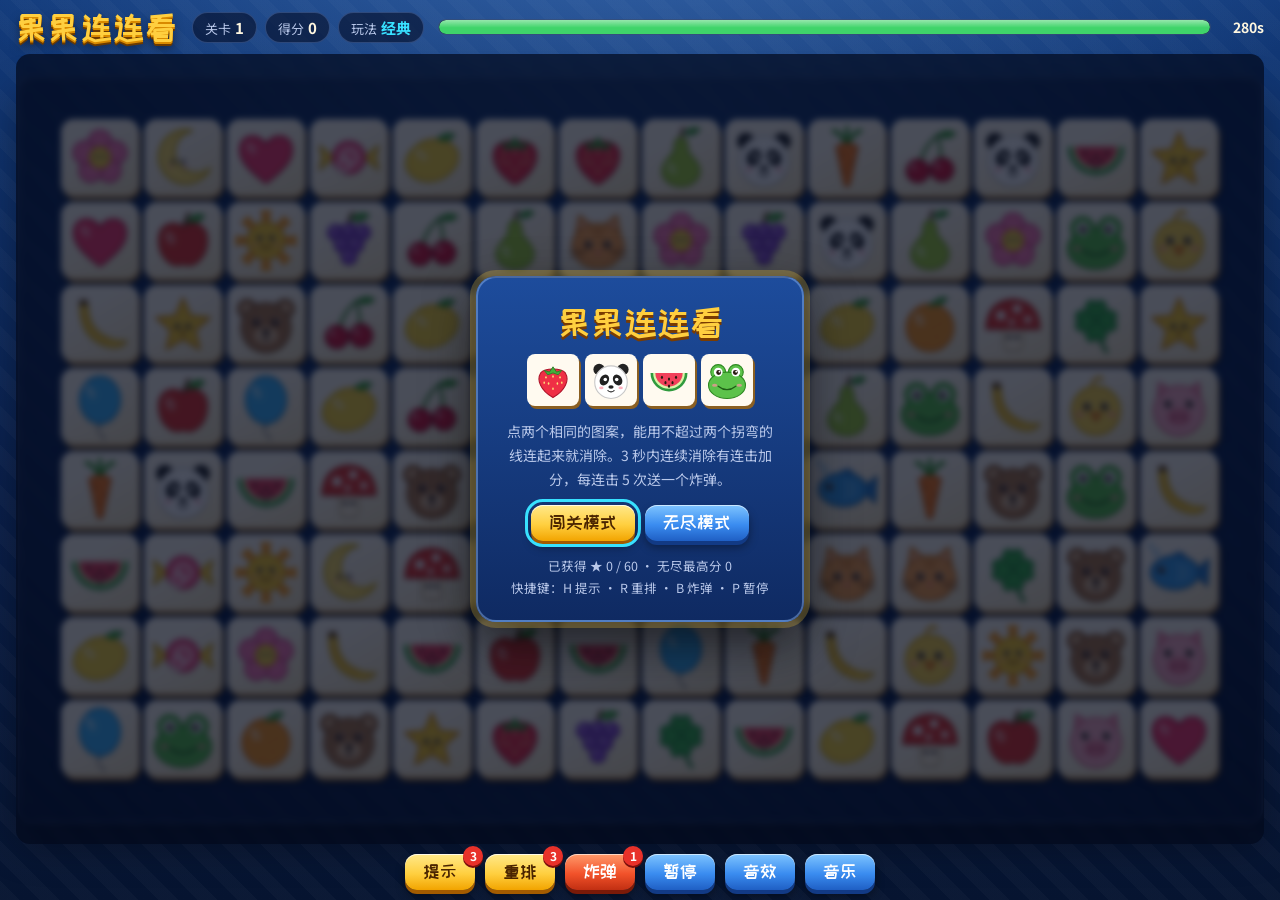
<file: index.html>
<!doctype html>
<html lang="zh-CN">
<head>
  <meta charset="utf-8">
  <meta name="viewport" content="width=device-width, initial-scale=1, viewport-fit=cover">
  <title>果果连连看</title>
  <meta name="theme-color" content="#0a1f4a">
  <meta name="mobile-web-app-capable" content="yes">
  <link rel="manifest" href="manifest.webmanifest">
  <link rel="icon" href="assets/tiles/strawberry.svg" type="image/svg+xml">
  <link rel="apple-touch-icon" href="assets/icons/apple-touch-icon.png">
  <!-- 字体在后台加载，不挡住页面显示；连不上 Google 时用系统字体 -->
  <link rel="stylesheet" href="https://fonts.googleapis.com/css2?family=ZCOOL+KuaiLe&family=Noto+Sans+SC:wght@400;700&display=swap" media="print" onload="this.media='all'">
  <link rel="stylesheet" href="css/style.css">
</head>
<body>
  <div class="app">
    <header>
      <h1>果果连连看</h1>
      <div class="stats">
        <span class="chip"><span id="lvLabel">关卡</span><b id="lv">1</b></span>
        <span class="chip">得分<b id="sc">0</b></span>
        <span class="chip mode">玩法<b id="md">经典</b></span>
      </div>
      <div class="timebar" id="tb">
        <div class="track"><div class="fill" id="tf"></div></div>
        <span class="t" id="tt">0</span>
      </div>
    </header>

    <div class="wrap" id="wrap">
      <div class="board" id="board"></div>
      <div class="overlay" id="ov"></div>
    </div>

    <div class="controls">
      <button class="btn" id="bHint">提示<span class="badge" id="nHint">3</span></button>
      <button class="btn" id="bShuf">重排<span class="badge" id="nShuf">3</span></button>
      <button class="btn bomb" id="bBomb">炸弹<span class="badge" id="nBomb">1</span></button>
      <button class="btn blue" id="bPause">暂停</button>
      <button class="btn blue" id="bSfx">音效</button>
      <button class="btn blue" id="bMus">音乐</button>
    </div>
  </div>

  <!-- 普通脚本（非 module），保证双击 file:// 打开也能运行 -->
  <script src="js/assets.js"></script>
  <script src="js/audio.js"></script>
  <script src="js/game.js"></script>
  <script>
    // 离线缓存只在 http(s) 下可用；双击 file:// 打开时跳过
    if ('serviceWorker' in navigator && location.protocol.startsWith('http')) {
      addEventListener('load', () => navigator.serviceWorker.register('sw.js').catch(() => {}));
    }
  </script>
</body>
</html>
</file>
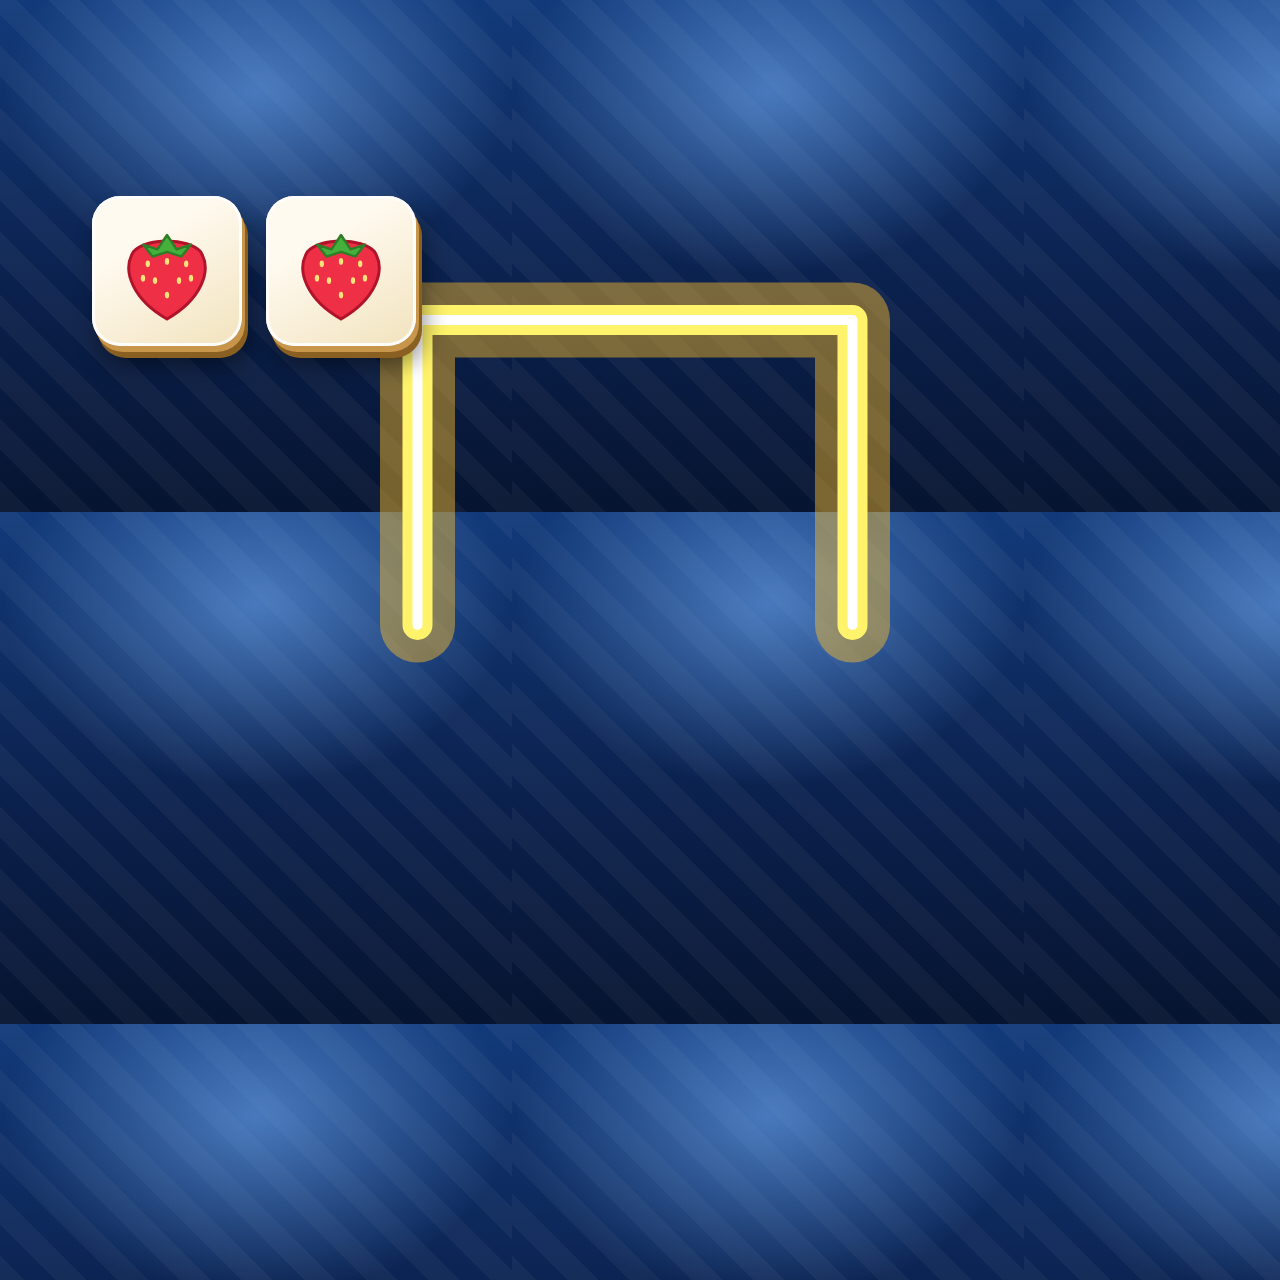
<file: tools/icon.html>
<!doctype html>
<!-- 应用图标模板：tools/gen_icons.py 用无头 Edge 把它截成 512×512，再缩出其它尺寸。
     内容都在中间 60% 以内，满足安卓 maskable 图标的安全区。 -->
<html><head><meta charset="utf-8"><style>
html,body{margin:0;width:512px;height:512px;overflow:hidden}
body{background:
  radial-gradient(360px 260px at 50% 18%, rgba(120,180,255,.55), transparent 70%),
  repeating-linear-gradient(45deg, rgba(255,255,255,.04) 0 22px, transparent 22px 44px),
  linear-gradient(180deg,#123a7a,#0a1f4a 60%,#061430)}
.t{position:absolute;top:196px;width:150px;height:150px;border-radius:28px;display:grid;place-items:center;
  background:linear-gradient(150deg,#fffaf0 30%,#f2e3bd);
  box-shadow:inset 0 0 0 3px rgba(255,255,255,.9),3px 6px 0 #c8964a,6px 12px 0 #8a5f22,8px 18px 24px rgba(0,0,0,.45)}
.t img{width:80%;height:80%}
.a{left:92px}.b{left:266px}
svg{position:absolute;inset:0}
</style></head><body>
<!-- 连线画在方块下面，两端藏在方块里 -->
<svg viewBox="0 0 512 512">
<polyline points="167,250 167,128 341,128 341,250" fill="none" stroke="rgba(255,190,40,.45)" stroke-width="30" stroke-linecap="round" stroke-linejoin="round"/>
<polyline points="167,250 167,128 341,128 341,250" fill="none" stroke="#fff36b" stroke-width="12" stroke-linecap="round" stroke-linejoin="round"/>
<polyline points="167,250 167,128 341,128 341,250" fill="none" stroke="#fff" stroke-width="4" stroke-linecap="round" stroke-linejoin="round"/></svg>
<div class="t a"><img src="../assets/tiles/strawberry.svg"></div>
<div class="t b"><img src="../assets/tiles/strawberry.svg"></div>
</body></html>
</file>
<file: css/style.css>
/* 果果连连看 — 深夜蓝街机风格，单一主题 */
:root{
  --sky-1:#123a7a; --sky-2:#0a1f4a; --sky-3:#061430;
  --gold:#ffcf3f; --gold-deep:#d98a00;
  --ink:#fff7e0; --ink-dim:#b9c8ea;
  --tile-face:#fffaf0; --tile-face-2:#f2e3bd; --tile-edge:#c8964a; --tile-side:#8a5f22;
  --select:#ff7a1a; --hint:#38e1ff; --line:#fff36b;
  --panel:rgba(5,16,42,.62); --panel-line:rgba(140,180,255,.25);
  --f-display:"ZCOOL KuaiLe","Noto Sans SC","PingFang SC","Microsoft YaHei",sans-serif;
  --f-body:"Noto Sans SC","PingFang SC","Microsoft YaHei",system-ui,sans-serif;
  color-scheme:dark;
}
html,body{height:100%;margin:0}
body{background:var(--sky-3);color:var(--ink);font-family:var(--f-body);font-size:14px;overflow:hidden;
  -webkit-user-select:none;user-select:none;-webkit-tap-highlight-color:transparent}
.app{height:100%;display:flex;flex-direction:column;gap:10px;box-sizing:border-box;
  padding-block:max(10px,env(safe-area-inset-top,0px)) max(10px,env(safe-area-inset-bottom,0px));
  padding-left:max(16px,env(safe-area-inset-left,0px));padding-right:max(16px,env(safe-area-inset-right,0px));
  background:
    radial-gradient(1200px 500px at 50% -10%, rgba(120,180,255,.35), transparent 60%),
    repeating-linear-gradient(45deg, rgba(255,255,255,.025) 0 14px, transparent 14px 28px),
    linear-gradient(180deg,var(--sky-1),var(--sky-2) 55%,var(--sky-3))}
[hidden]{display:none!important}

header{display:flex;align-items:center;gap:14px;flex-wrap:wrap}
h1{margin:0;font-family:var(--f-display);font-weight:400;font-size:clamp(22px,3.4vw,34px);line-height:1;
  color:var(--gold);letter-spacing:.04em;
  text-shadow:0 2px 0 var(--gold-deep),0 4px 0 #6b3a00,0 6px 10px rgba(0,0,0,.5)}
.stats{display:flex;gap:8px;flex-wrap:wrap}
.chip{background:var(--panel);border:1px solid var(--panel-line);border-radius:999px;padding:4px 12px;
  font-size:13px;color:var(--ink-dim);white-space:nowrap}
.chip b{color:var(--ink);font-variant-numeric:tabular-nums;font-size:15px;margin-left:4px}
.chip.mode b{color:var(--hint)}
.timebar{flex:1 1 220px;min-width:160px;display:flex;align-items:center;gap:8px}
.timebar .track{flex:1;height:14px;border-radius:8px;background:rgba(0,0,0,.45);border:1px solid var(--panel-line);overflow:hidden;
  box-shadow:inset 0 2px 4px rgba(0,0,0,.6)}
.timebar .fill{height:100%;width:100%;border-radius:8px;transform-origin:left;
  background:linear-gradient(180deg,rgba(255,255,255,.45),transparent 55%),var(--tfill,#3fd46a)}
.timebar .t{font-variant-numeric:tabular-nums;font-weight:700;min-width:3.2em;text-align:right}
.timebar.low .t{color:#ff6b5a;animation:blink .5s steps(2) infinite}
@keyframes blink{50%{opacity:.35}}

.wrap{flex:1;min-height:0;position:relative;display:grid;place-items:center}
.board{position:relative;border-radius:14px;
  background:radial-gradient(ellipse at center, rgba(40,90,180,.35), rgba(5,20,55,.5));
  box-shadow:inset 0 0 0 2px rgba(150,190,255,.18), 0 20px 40px rgba(0,0,0,.35)}

.tile{position:absolute;box-sizing:border-box;display:grid;place-items:center;cursor:pointer;
  width:calc(var(--cell) - 5px);height:calc(var(--cell) - 6px);
  border-radius:calc(var(--cell) * .16);
  background:linear-gradient(150deg,var(--tile-face) 30%,var(--tile-face-2));
  box-shadow:inset 0 0 0 1px rgba(255,255,255,.9), inset 0 -3px 0 rgba(160,110,40,.18),
    1px 2px 0 var(--tile-edge), 2px 4px 0 var(--tile-side), 3px 6px 8px rgba(0,0,0,.4);
  transition:left .28s cubic-bezier(.3,1.4,.6,1), top .28s cubic-bezier(.3,1.4,.6,1), transform .12s, box-shadow .12s, filter .12s}
.tile img{width:86%;height:86%;pointer-events:none;-webkit-user-drag:none;filter:drop-shadow(0 1px 0 rgba(0,0,0,.12))}
@media (hover:hover){.tile:hover{filter:brightness(1.06)}}
.tile.sel{transform:translateY(-3px) scale(1.04);
  background:linear-gradient(150deg,#fff4d0,#ffc96a);
  box-shadow:0 0 0 3px var(--select),0 0 16px 4px rgba(255,122,26,.7),2px 5px 0 var(--tile-side),3px 8px 12px rgba(0,0,0,.45)}
.tile.hint{animation:hintpulse .6s ease-in-out infinite alternate}
@keyframes hintpulse{to{box-shadow:0 0 0 3px var(--hint),0 0 18px 6px rgba(56,225,255,.7),2px 4px 0 var(--tile-side)}}
.tile.pop{pointer-events:none;animation:pop .32s ease-in forwards}
@keyframes pop{0%{transform:scale(1.1);filter:brightness(1.6)}60%{transform:scale(1.25);opacity:1}100%{transform:scale(.2) rotate(25deg);opacity:0}}
.tile.shake{animation:shake .25s}
@keyframes shake{25%{transform:translateX(-3px)}75%{transform:translateX(3px)}}

svg.lines{position:absolute;inset:0;pointer-events:none;overflow:visible;width:100%;height:100%}
svg.lines polyline{fill:none;stroke-linecap:round;stroke-linejoin:round}
.float{position:absolute;pointer-events:none;font-family:var(--f-display);color:var(--gold);font-size:22px;white-space:nowrap;
  text-shadow:0 2px 0 #7a3c00,0 0 8px rgba(0,0,0,.6);animation:floatup .9s ease-out forwards;transform:translate(-50%,-50%)}
@keyframes floatup{to{transform:translate(-50%,-160%);opacity:0}}
.spark{position:absolute;width:6px;height:6px;border-radius:50%;pointer-events:none;background:var(--spark,var(--line));
  box-shadow:0 0 8px var(--spark,var(--line));animation:spark .5s ease-out forwards}
@keyframes spark{to{transform:translate(var(--dx),var(--dy)) scale(.2);opacity:0}}

.controls{display:flex;gap:10px;justify-content:center;flex-wrap:wrap}
.btn{font-family:var(--f-display);font-size:18px;color:#4a2400;border:0;cursor:pointer;position:relative;
  padding:8px 18px 10px;border-radius:12px;
  background:linear-gradient(180deg,#ffe98a,var(--gold) 55%,#f2a400);
  box-shadow:inset 0 1px 0 rgba(255,255,255,.8),0 4px 0 #a35b00,0 6px 10px rgba(0,0,0,.4);transition:transform .08s,box-shadow .08s}
.btn:active{transform:translateY(3px);box-shadow:inset 0 1px 0 rgba(255,255,255,.8),0 1px 0 #a35b00,0 2px 4px rgba(0,0,0,.4)}
.btn.blue{color:#fff;background:linear-gradient(180deg,#7ec4ff,#3a8cf0 55%,#1f5fc4);
  box-shadow:inset 0 1px 0 rgba(255,255,255,.6),0 4px 0 #123a85,0 6px 10px rgba(0,0,0,.4)}
.btn.blue:active{box-shadow:inset 0 1px 0 rgba(255,255,255,.6),0 1px 0 #123a85}
.btn.off{filter:grayscale(.85) brightness(.8)}
.btn:disabled{filter:grayscale(1) brightness(.7);cursor:not-allowed}
.btn:focus-visible,.tile:focus-visible{outline:3px solid var(--hint);outline-offset:3px}
.badge{position:absolute;top:-8px;right:-8px;min-width:20px;height:20px;border-radius:10px;background:#e8312a;color:#fff;
  font:700 12px/20px var(--f-body);text-align:center;box-shadow:0 2px 0 #7a0f0b}

.overlay{position:absolute;inset:0;display:grid;place-items:center;background:rgba(3,10,30,.72);backdrop-filter:blur(3px);z-index:10;border-radius:14px}
.card{text-align:center;max-width:min(92%,420px);padding:26px 26px 22px;border-radius:20px;box-sizing:border-box;
  background:linear-gradient(180deg,#1d4c9c,#0f2a62);border:2px solid rgba(160,200,255,.4);
  box-shadow:0 0 0 6px rgba(255,207,63,.25),0 20px 50px rgba(0,0,0,.6);display:grid;gap:14px;justify-items:center}
.card h2{margin:0;font-family:var(--f-display);font-weight:400;font-size:36px;color:var(--gold);text-shadow:0 3px 0 #7a3c00}
.card p{margin:0;color:var(--ink-dim);line-height:1.7;font-size:14px;max-width:34ch}
.card .big{font-family:var(--f-display);font-size:28px;color:var(--ink)}
.demo{display:flex;gap:6px}
.demo img{width:44px;height:44px;background:var(--tile-face);border-radius:8px;padding:4px;box-shadow:2px 3px 0 var(--tile-side)}

/* ---- 开局落下 ---- */
.tile.enter{animation:enter .42s cubic-bezier(.3,1.5,.6,1) backwards;animation-delay:var(--d,0ms)}
@keyframes enter{from{transform:translateY(calc(var(--cell) * -1.2)) scale(.5);opacity:0}}

/* ---- 冰冻方块 ---- */
.tile.ice img{filter:saturate(.45) brightness(1.08)}
.tile.ice::after{content:"";position:absolute;inset:0;border-radius:inherit;pointer-events:none;
  background:
    linear-gradient(125deg,transparent 30%,rgba(255,255,255,.85) 31%,transparent 34%),
    linear-gradient(35deg,transparent 58%,rgba(255,255,255,.6) 59%,transparent 62%),
    linear-gradient(160deg,rgba(215,245,255,.78),rgba(110,190,255,.5) 55%,rgba(220,250,255,.72));
  box-shadow:inset 0 0 0 2px rgba(255,255,255,.95),inset 0 0 14px rgba(70,160,255,.85)}
.tile.ice{cursor:not-allowed}
.tile.thaw::after{animation:thaw .38s ease-out forwards}
@keyframes thaw{40%{transform:scale(1.12);opacity:1}to{transform:scale(1.35);opacity:0}}

/* ---- 连击、震屏 ---- */
.combo-banner{position:absolute;left:50%;top:42%;z-index:5;pointer-events:none;white-space:nowrap;
  font-family:var(--f-display);font-size:clamp(28px,6vw,48px);color:#fff;
  text-shadow:0 3px 0 #b3361a,0 0 18px rgba(255,120,40,.9);
  transform:translate(-50%,-50%);animation:combo .9s cubic-bezier(.2,1.6,.5,1) forwards}
.combo-banner b{color:var(--gold);margin-left:.15em;font-weight:400}
@keyframes combo{0%{transform:translate(-50%,-50%) scale(.3);opacity:0}25%{transform:translate(-50%,-50%) scale(1.15);opacity:1}
  70%{transform:translate(-50%,-50%) scale(1);opacity:1}100%{transform:translate(-50%,-90%) scale(.95);opacity:0}}
.board.bump{animation:bump .3s}
@keyframes bump{20%{transform:translate(-4px,2px)}40%{transform:translate(4px,-2px)}60%{transform:translate(-2px,1px)}80%{transform:translate(2px,0)}}

/* ---- 过关彩纸 ---- */
.confetti{position:absolute;inset:0;pointer-events:none;overflow:hidden;z-index:12}
.confetti i{position:absolute;top:-16px;width:8px;height:13px;border-radius:2px;animation:fall 2s ease-in forwards}
@keyframes fall{to{transform:translate(var(--x),110vh) rotate(var(--r))}}

/* ---- 卡片：星星、按钮行、关卡格 ---- */
.card .small{font-size:12.5px;max-width:40ch}
.card em{font-style:normal;font-size:15px;color:#4a2400;background:var(--gold);border-radius:6px;padding:1px 7px;vertical-align:4px}
.row{display:flex;gap:10px;flex-wrap:wrap;justify-content:center}
.stars{display:flex;gap:6px;font-size:46px;line-height:1}
.stars span{color:#2a3f70;text-shadow:0 3px 0 rgba(0,0,0,.4)}
.stars span.on{color:var(--gold);text-shadow:0 3px 0 #a35b00,0 0 16px rgba(255,207,63,.7);
  animation:starpop .45s cubic-bezier(.2,1.8,.5,1) backwards;animation-delay:calc(var(--i) * .22s + .2s)}
@keyframes starpop{from{transform:scale(0) rotate(-60deg);opacity:0}}
.levels{display:grid;grid-template-columns:repeat(5,1fr);gap:8px;width:100%}
.lvbtn{font-family:var(--f-display);border:0;cursor:pointer;border-radius:10px;padding:6px 0 4px;display:grid;gap:2px;
  color:#4a2400;background:linear-gradient(180deg,var(--tile-face),var(--tile-face-2));
  box-shadow:inset 0 0 0 1px #fff,0 3px 0 var(--tile-side),0 5px 8px rgba(0,0,0,.35);transition:transform .08s}
.lvbtn:active{transform:translateY(2px)}
.lvbtn b{font-weight:400;font-size:20px;line-height:1}
.lvbtn .mini{font-size:11px;letter-spacing:-1px;line-height:1}
.lvbtn .mini span{color:#c9b48a;text-shadow:none;animation:none}
.lvbtn .mini span.on{color:#f29a00}
.lvbtn.locked{cursor:not-allowed;filter:grayscale(1) brightness(.55)}
.lvbtn:focus-visible{outline:3px solid var(--hint);outline-offset:2px}
.btn.bomb{color:#fff;background:linear-gradient(180deg,#ff9a6b,#f2522a 55%,#c12f12);
  box-shadow:inset 0 1px 0 rgba(255,255,255,.6),0 4px 0 #7a1a08,0 6px 10px rgba(0,0,0,.4)}
.btn.bomb:active{box-shadow:inset 0 1px 0 rgba(255,255,255,.6),0 1px 0 #7a1a08}

@media (prefers-reduced-motion:reduce){.tile{transition:none}.tile.hint{animation:none;box-shadow:0 0 0 3px var(--hint)}.float,.spark{animation-duration:.01s}
  .tile.enter,.board.bump{animation:none}.confetti{display:none}}
@media (max-width:560px){.btn{font-size:16px;padding:7px 12px 9px}h1{font-size:22px}.chip{padding:3px 9px}}
</file>
